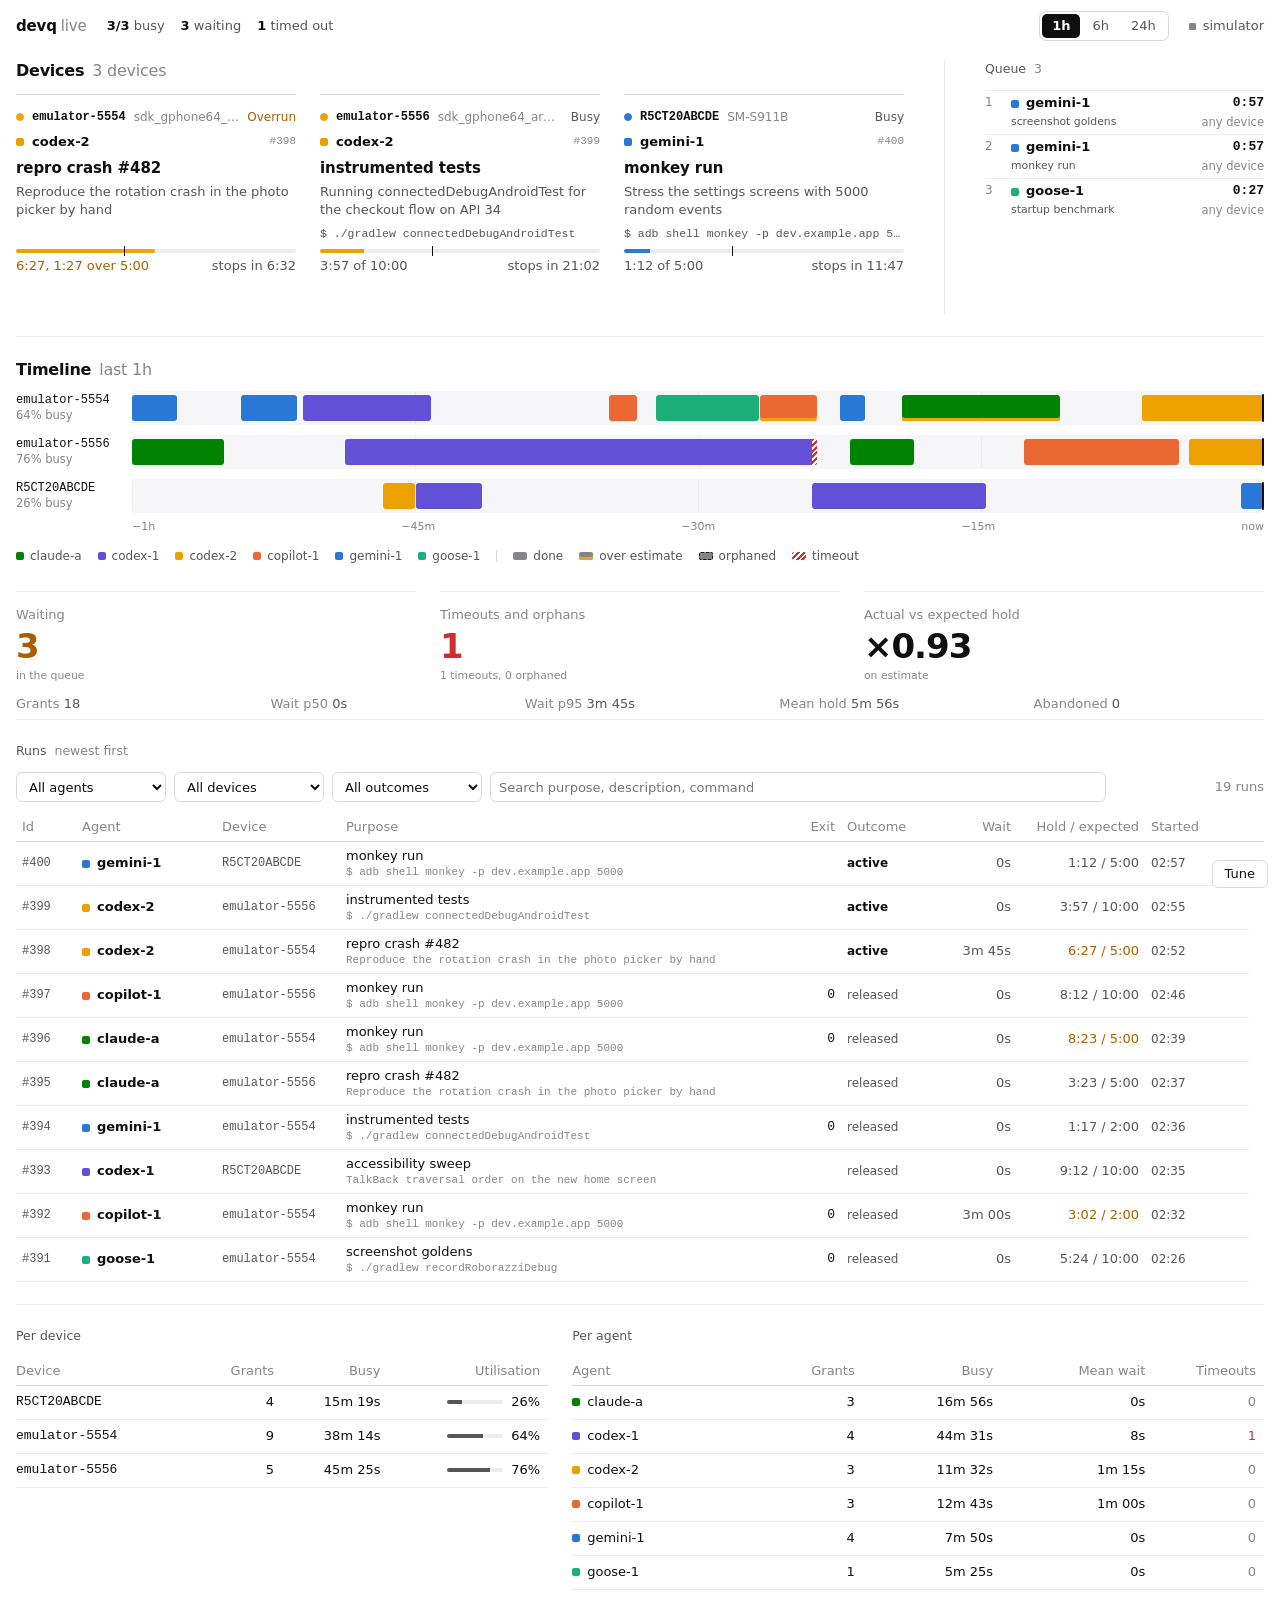
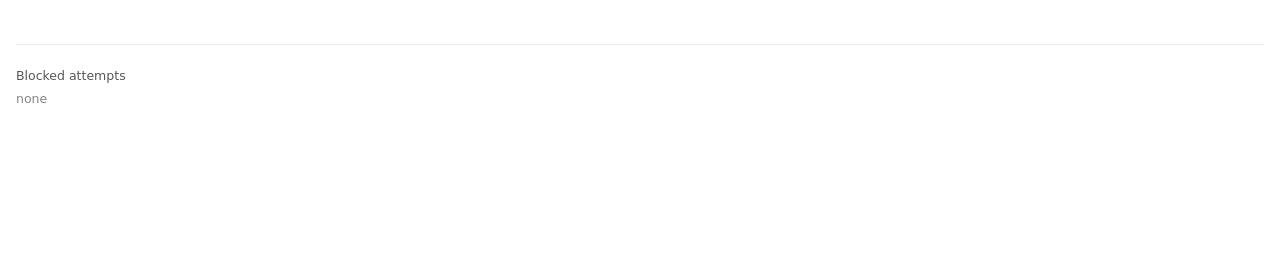
<file: design/src/src.html>
<!doctype html>
<html lang="en">
<head>
<meta charset="utf-8">
<meta name="viewport" content="width=device-width,initial-scale=1,viewport-fit=cover">
<!--@ART--><meta name="claude:viewport-fit-sides" content="cover"><!--@/ART-->
<title>devq live</title>
<style>
/* Layout: one column of flat sections divided by hairlines. Top: devices | queue (fixed height), then the timeline, stats, run log, tables.
   Anything that updates every second has a fixed box, so nothing below it moves. */
:root{
  --sans:ui-sans-serif,system-ui,-apple-system,"Segoe UI",Roboto,"Helvetica Neue",Arial,sans-serif;
  --mono:ui-monospace,SFMono-Regular,Menlo,Consolas,"Liberation Mono",monospace;
  --bg:#fff; --fg:#0f0f10; --fg2:#55565b; --fg3:#85868c; --line:#ececee; --line2:#d9d9de; --hover:#f6f6f8; --track:#ececef;
  --good:#17803d; --warn:#a85f00; --warnbar:#f0a30a; --crit:#cf2f2f;
  --a0:#2a78d6; --a1:#eb6834; --a2:#1baf7a; --a3:#eda100; --a4:#e87ba4; --a5:#008300; --a6:#6250d6; --a7:#e34948;
  --fs:13px; --gx:24px;
}
@media (prefers-color-scheme:dark){:root:not([data-theme="light"]){
  --bg:#0b0b0c; --fg:#ededee; --fg2:#a1a1a7; --fg3:#707076; --line:#1d1d20; --line2:#2d2d32; --hover:#131315; --track:#1f1f23;
  --good:#3fb96a; --warn:#f5b13d; --warnbar:#f5b13d; --crit:#f26b6b;
  --a0:#3987e5; --a1:#d95926; --a2:#199e70; --a3:#c98500; --a4:#d55181; --a5:#0ca30c; --a6:#9085e9; --a7:#e66767;color-scheme:dark}}
:root[data-theme="dark"]{
  --bg:#0b0b0c; --fg:#ededee; --fg2:#a1a1a7; --fg3:#707076; --line:#1d1d20; --line2:#2d2d32; --hover:#131315; --track:#1f1f23;
  --good:#3fb96a; --warn:#f5b13d; --warnbar:#f5b13d; --crit:#f26b6b;
  --a0:#3987e5; --a1:#d95926; --a2:#199e70; --a3:#c98500; --a4:#d55181; --a5:#0ca30c; --a6:#9085e9; --a7:#e66767;color-scheme:dark}

*{box-sizing:border-box}
html{-webkit-text-size-adjust:100%}
body{margin:0;background:var(--bg);color:var(--fg);font:var(--fs)/1.4 var(--sans);font-variant-numeric:tabular-nums;
  padding-block:0 56px;padding-left:max(16px,env(safe-area-inset-left,0px));padding-right:max(16px,env(safe-area-inset-right,0px))}
.wrap{max-width:1360px;margin:0 auto}
button,input,select{font:inherit;color:inherit}
button{cursor:pointer}
:focus-visible{outline:2px solid var(--fg);outline-offset:2px}
.mono,code{font-family:var(--mono)}
.mut{color:var(--fg3);font-weight:400}
h2{margin:0;font-size:12.5px;font-weight:500;color:var(--fg2);height:22px;display:flex;gap:8px;align-items:baseline}
.devs h2,.tl h2{font-size:16px;font-weight:650;color:var(--fg);letter-spacing:-.015em;height:26px}
section{padding-block:22px;border-top:1px solid var(--line)}
section.now{border-top:0;padding-top:8px}
.sw{flex:none;width:8px;height:8px;border-radius:2px;background:var(--c)}

/* header: fixed height so the glance text never moves anything */
.top{display:grid;grid-template-columns:auto minmax(0,1fr) auto auto;align-items:center;gap:0 20px;height:52px}
.brand{font-size:15px;font-weight:650;letter-spacing:-.01em}.brand span{font-weight:400;color:var(--fg3);margin-left:4px}
.glance{display:flex;gap:16px;white-space:nowrap;overflow:hidden;color:var(--fg2);height:20px;align-items:center}
.glance b{color:var(--fg);font-weight:600}
.seg{display:inline-flex;gap:2px;padding:2px;border:1px solid var(--line2);border-radius:7px}
.seg button{border:0;background:none;padding:0 10px;height:24px;border-radius:5px;color:var(--fg2)}
.seg button:hover{color:var(--fg)}
.seg button[aria-pressed="true"]{background:var(--fg);color:var(--bg);font-weight:600}
.conn{display:inline-flex;align-items:center;justify-content:flex-end;min-width:200px;gap:7px;color:var(--fg2);min-width:0;white-space:nowrap}
.conn i{flex:none;width:7px;height:7px;border-radius:50%;background:var(--good)}
.conn[data-m="mock"] i,.conn[data-m="fallback"] i{background:var(--fg3);border-radius:1px}
.conn[data-m="offline"] i{background:var(--crit)}
@media (max-width:700px){
  .top{grid-template-columns:minmax(0,1fr) auto;grid-template-rows:34px 24px 34px;height:92px;gap:0 12px;align-content:center}
  .brand{grid-area:1/1}.conn{grid-area:1/2}.glance{grid-area:2/1/3/3}.seg{grid-area:3/1;justify-self:start}
}

/* now: devices | queue */
.now{display:grid;gap:28px var(--gx);grid-template-columns:minmax(0,1fr)}
@media (min-width:980px){.now{grid-template-columns:minmax(0,1fr) 320px;column-gap:40px}.qs{border-left:1px solid var(--line);padding-left:40px}}
.devs,.qs{min-width:0}
.qs{display:flex;flex-direction:column}
.dgrid{display:grid;gap:0 var(--gx);grid-template-columns:repeat(auto-fill,minmax(min(100%,270px),1fr));margin-top:8px}

/* device cell: every row has a fixed height, so free, busy and overrun are the same size */
.dev{display:grid;grid-template-rows:20px 22px 22px 36px 22px 4px 18px;row-gap:4px;padding:12px 0 10px;border-top:1px solid var(--line2);min-width:0}
.dev>*{min-width:0}
.r1{display:flex;align-items:center;gap:8px}
.dot{flex:none;width:8px;height:8px;border-radius:50%;border:1.5px solid var(--good);transition:background-color .3s,border-color .3s}
.dev.has .dot{background:var(--c);border-color:var(--c)}
.dev.over .dot{background:var(--warnbar);border-color:var(--warnbar)}
.dev.crit .dot{background:var(--crit);border-color:var(--crit)}
.dev[data-s="off"] .dot{background:none;border-color:var(--fg3)}
.ser{font-size:12px;font-weight:600;white-space:nowrap}
.mod{flex:1;min-width:0;overflow:hidden;text-overflow:ellipsis;white-space:nowrap;color:var(--fg3);font-size:12px}
.stt{flex:none;font-size:12px;color:var(--good);transition:color .3s}
.dev.has .stt{color:var(--fg2)}.dev.over .stt{color:var(--warn)}.dev.crit .stt{color:var(--crit)}.dev[data-s="off"] .stt{color:var(--fg3)}
.r2{display:flex;align-items:center;gap:8px}
.r2 b{font-weight:600;overflow:hidden;text-overflow:ellipsis;white-space:nowrap;min-width:0}
.dev:not(.has) .r2 b{color:var(--fg3);font-weight:400}
.dev:not(.has) .sw{visibility:hidden}
.sid{margin-left:auto;color:var(--fg3);font-size:11px;flex:none}
.purpose{font-size:15px;font-weight:600;letter-spacing:-.005em;line-height:22px;overflow:hidden;text-overflow:ellipsis;white-space:nowrap}
.dev:not(.has) .purpose{color:var(--fg3);font-weight:400;font-size:var(--fs)}
.desc{color:var(--fg2);line-height:18px;display:-webkit-box;-webkit-line-clamp:2;-webkit-box-orient:vertical;overflow:hidden}
.cmd{font-size:11.5px;color:var(--fg2);line-height:22px;overflow:hidden;text-overflow:ellipsis;white-space:nowrap;display:block}
.desc,.cmd,.bar,.nums{transition:opacity .3s}
.dev:not(.has) :is(.desc,.cmd,.bar,.nums){opacity:0}
.dev.chg :is(.r2,.purpose){animation:fade .4s}
.bar{position:relative;height:4px;border-radius:2px;background:var(--track);align-self:center}
.bar i{position:absolute;top:0;bottom:0;left:0;transition:width .25s linear,left .25s linear}
.bar .fill{background:var(--c);border-radius:2px 0 0 2px}
.bar .ov{background:var(--warnbar);border-radius:0 2px 2px 0}
.bar u{position:absolute;top:-3px;bottom:-3px;width:1px;background:var(--fg);transition:left .25s linear}
.nums{display:flex;justify-content:space-between;gap:8px;color:var(--fg2);line-height:18px;white-space:nowrap}
.n1{min-width:0;overflow:hidden;text-overflow:ellipsis}
.n2{flex:none;min-width:15ch;text-align:right}
.nums .over{color:var(--warn)}.nums .low{color:var(--crit)}

/* queue: rows are absolutely placed and moved with transforms, so the box never changes size */
.qbox{position:relative;flex:1 1 0;min-height:224px;margin-top:8px;overflow-y:auto;overscroll-behavior:contain}
.qsp{position:relative}
.q{position:absolute;left:0;right:0;top:0;height:44px;display:grid;grid-template-columns:18px minmax(0,1fr) 104px;grid-template-rows:20px 18px;align-content:center;column-gap:8px;
  border-top:1px solid var(--line);transition:transform .3s ease,opacity .25s}
.q.new{animation:fade .3s}
.q.leave{opacity:0;pointer-events:none}
.q .pos{color:var(--fg3);font-size:12px}
.q .who{display:flex;align-items:center;gap:7px;min-width:0}
.q .who b{font-weight:600;overflow:hidden;text-overflow:ellipsis;white-space:nowrap}
.q .wt{text-align:right;font-family:var(--mono);font-weight:600}
.q small{grid-column:2;color:var(--fg2);overflow:hidden;text-overflow:ellipsis;white-space:nowrap}
.q .wd{text-align:right;color:var(--fg3);font-size:11.5px;overflow:hidden;text-overflow:ellipsis;white-space:nowrap}
.qe{position:absolute;top:0;left:0;margin:0;padding:12px 0;color:var(--fg3);transition:opacity .3s}
.empty{color:var(--fg3);margin:12px 0}

/* timeline */
.lane{display:grid;grid-template-columns:104px minmax(0,1fr);gap:12px;align-items:center;height:42px;margin-top:2px}
.ll{min-width:0;display:flex;flex-direction:column;line-height:1.25}
.ll .mono{font-size:12px;overflow:hidden;text-overflow:ellipsis;white-space:nowrap}
.ll small{color:var(--fg3);font-size:11.5px;white-space:nowrap}
.track{position:relative;height:34px;border-radius:4px;background:var(--hover);overflow:hidden;
  background-image:linear-gradient(to right,var(--line) 1px,transparent 1px);background-size:25% 100%}
.bar2{position:absolute;top:4px;bottom:4px;border-radius:3px;background:var(--c);min-width:3px;cursor:pointer;transition:left .25s linear,width .25s linear,opacity .4s}
.bar2.new{animation:fade .5s}
.bar2:hover{filter:brightness(1.12)}
.bar2:focus-visible{outline:2px solid var(--fg);outline-offset:-2px}
.dev.leave,.lane.leave,.bar2.leave,tr.leave{opacity:0;transition:opacity .3s}
.bar2.ovr{box-shadow:inset 0 -3px 0 var(--warnbar)}
.bar2.to::after{content:"";position:absolute;right:0;top:0;bottom:0;width:5px;border-radius:0 3px 3px 0;background:repeating-linear-gradient(135deg,var(--crit) 0 2px,var(--bg) 2px 4px)}
.bar2.or{background-image:repeating-linear-gradient(135deg,rgba(255,255,255,.4) 0 3px,transparent 3px 6px);outline:1.5px dashed var(--fg);outline-offset:-1.5px}
.bar2.act::before{content:"";position:absolute;right:0;top:-1px;bottom:-1px;width:2px;background:var(--fg);border-radius:1px}
.axis{display:grid;grid-template-columns:104px minmax(0,1fr);gap:12px;height:20px;align-items:center}
.ax{display:flex;justify-content:space-between;font-size:11px;color:var(--fg3)}
.leg{display:flex;gap:16px;align-items:center;height:26px;margin-top:6px;overflow-x:auto;white-space:nowrap;scrollbar-width:none;color:var(--fg2);font-size:12px}
.leg::-webkit-scrollbar{display:none}
.leg span{display:inline-flex;align-items:center;gap:6px;flex:none}
.leg .k{width:14px;height:8px;border-radius:2px;background:var(--fg3)}
.k.to{background:repeating-linear-gradient(135deg,var(--crit) 0 2px,var(--bg) 2px 4px)!important}
.k.or{outline:1.5px dashed var(--fg);outline-offset:-1.5px}
.k.ovr{box-shadow:inset 0 -3px 0 var(--warnbar)}
.leg .sep{width:1px;height:12px;background:var(--line2)}

/* stats: three figures that matter, the rest on one quiet line */
.stats{display:grid;grid-template-columns:repeat(3,minmax(0,1fr));gap:0 var(--gx);padding-block:0;border-top:0}
.tile{border-top:1px solid var(--line);padding:14px 0 6px;min-width:0;height:104px}
.tile .tl2{display:block;color:var(--fg3);white-space:nowrap;overflow:hidden;text-overflow:ellipsis;height:18px}
.tile .tv{display:block;font-size:34px;font-weight:600;letter-spacing:-.03em;line-height:44px;white-space:nowrap}
.tile small{display:block;color:var(--fg3);height:18px;white-space:nowrap;overflow:hidden;text-overflow:ellipsis}
.tile[data-t="warn"] .tv{color:var(--warn)}.tile[data-t="crit"] .tv{color:var(--crit)}
.more{grid-column:1/-1;display:grid;grid-template-columns:repeat(auto-fit,minmax(150px,1fr));gap:0 var(--gx);height:24px;overflow:hidden;color:var(--fg3);padding-bottom:0}
.more .m{white-space:nowrap}.more b{color:var(--fg2);font-weight:500}
.more.two{height:48px}

/* run log */
.lf{display:flex;flex-wrap:wrap;gap:8px;align-items:center;margin:8px 0 12px}
.lf select,.lf input{height:30px;border:1px solid var(--line2);border-radius:6px;background:var(--bg);padding:0 8px;min-width:0}
.lf select{width:150px;max-width:100%}
.lf input{flex:1 1 180px}
.lc{margin-left:auto;color:var(--fg3);min-width:150px;text-align:right;white-space:nowrap}
.lgrid{--cols:48px 128px 112px minmax(0,1fr) 40px 88px 64px 116px 92px;display:grid;grid-template-columns:var(--cols);column-gap:12px;align-items:center}
.lh{overflow-y:hidden;scrollbar-gutter:stable;height:28px;border-bottom:1px solid var(--line2);color:var(--fg3);padding:0 6px}
.lh span:is(.c-wait,.c-hold,.c-ex){text-align:right}
.lbody{position:relative;height:440px;overflow-y:auto;scrollbar-gutter:stable;overscroll-behavior:contain}
.lsp{position:relative}
.lr{position:absolute;left:0;right:0;top:0;height:44px;padding:0 6px;border:0;border-bottom:1px solid var(--line);background:none;text-align:left;transition:transform .3s ease,opacity .25s,background-color .15s}
.lr:hover{background:var(--hover)}
.lr.new{animation:fade .3s}
.lr.leave{opacity:0;pointer-events:none}
.lr>*{min-width:0;overflow:hidden;text-overflow:ellipsis;white-space:nowrap}
.lr .c-ag{display:flex;align-items:center;gap:7px}
.lr .c-ag b{font-weight:600;overflow:hidden;text-overflow:ellipsis}
.lr .c-id,.lr .c-dev,.lr .c-start{color:var(--fg2);font-size:12px}
.lr .c-run{display:flex;flex-direction:column;line-height:1.3}
.lr .c-run small{color:var(--fg3);font-family:var(--mono);font-size:11px;overflow:hidden;text-overflow:ellipsis}
.lr .c-ex,.lr .c-wait,.lr .c-hold{text-align:right}
.lr .c-wait,.lr .c-hold{color:var(--fg2)}
.lr .c-hold.over{color:var(--warn)}
.lr .c-ex.bad{color:var(--crit)}
.bd{font-size:12px;color:var(--fg2)}
.bd.timeout{color:var(--crit)}
.bd.orphaned{color:var(--warn)}
.bd.active{color:var(--fg);font-weight:600}
@media (max-width:1000px){.lgrid{--cols:44px 120px minmax(0,1fr) 88px 112px 88px}.c-dev,.c-ex,.c-wait{display:none}}
@media (max-width:620px){.lgrid{--cols:92px minmax(0,1fr) 78px;column-gap:8px}.c-id,.c-start,.c-hold{display:none}.lbody{height:396px}.lc{margin-left:0;min-width:0;text-align:left;flex:1 0 100%}}

/* tables */
.blk{margin-top:32px}.bl{height:104px;overflow:auto;font-size:12.5px;line-height:20px;font-variant-numeric:tabular-nums}.bl div{white-space:nowrap;overflow:hidden;text-overflow:ellipsis}
.tabs{display:grid;gap:32px var(--gx);grid-template-columns:minmax(0,1fr)}
@media (min-width:900px){.tabs{grid-template-columns:minmax(0,1fr) minmax(0,1.3fr)}}
.sc{overflow-x:auto;margin-top:8px}
table{width:100%;min-width:420px;table-layout:fixed;border-collapse:collapse}
th{font-weight:400;color:var(--fg3);text-align:right;padding:4px 8px;border-bottom:1px solid var(--line2);height:28px;white-space:nowrap}
td{padding:0 8px;text-align:right;border-bottom:1px solid var(--line);height:34px;white-space:nowrap;overflow:hidden;text-overflow:ellipsis}
th:first-child,td:first-child{text-align:left;padding-left:0}
td:first-child{font-weight:500}
.cl{display:inline-flex;align-items:center;gap:7px;max-width:100%}
.cl span{overflow:hidden;text-overflow:ellipsis}
.ub{display:inline-block;vertical-align:middle;width:56px;height:4px;border-radius:2px;background:var(--track);margin-right:8px;position:relative;overflow:hidden}
.ub i{position:absolute;inset:0 auto 0 0;background:var(--fg2);transition:width .5s}
tr.new{animation:fade .5s}
td.hot{color:var(--crit)}td.z{color:var(--fg3)}

/* detail drawer */
.scrim{position:fixed;inset:0;background:rgba(0,0,0,.28);opacity:0;visibility:hidden;transition:opacity .2s,visibility .2s;z-index:30}
.drawer{position:fixed;top:0;right:0;bottom:0;width:min(460px,100vw);background:var(--bg);border-left:1px solid var(--line2);z-index:31;transform:translateX(100%);visibility:hidden;transition:transform .22s ease,visibility .22s;display:flex;flex-direction:column;padding-top:env(safe-area-inset-top,0px);padding-bottom:env(safe-area-inset-bottom,0px)}
body.dopen .scrim{opacity:1;visibility:visible}
body.dopen .drawer{transform:none;visibility:visible}
.drh{display:flex;align-items:center;gap:12px;padding:0 20px;height:52px;border-bottom:1px solid var(--line);flex:none}
.drh h2{height:auto;font-size:15px;flex:1}
.drh button{border:1px solid var(--line2);background:none;border-radius:6px;height:28px;padding:0 10px}
.drb{overflow-y:auto;padding:16px 20px 28px;flex:1}
.drb dl{display:grid;grid-template-columns:96px minmax(0,1fr);gap:8px 12px;margin:16px 0 0}
.drb dt{color:var(--fg3)}.drb dd{margin:0;word-break:break-word}
.drb pre{margin:0;font:11.5px/1.5 var(--mono);white-space:pre-wrap;word-break:break-all;background:var(--hover);border-radius:4px;padding:8px 10px}
.mini{width:100%;height:auto;display:block}
.mini text{fill:var(--fg3);font-size:10px;font-family:var(--sans)}
.mini .ax{stroke:var(--line2);stroke-width:1}
.mini .wait{fill:var(--track)}
.mini .tk{stroke:var(--fg);stroke-width:1}.mini .tkm{stroke:var(--crit);stroke-width:1.5}

@keyframes fade{from{opacity:0}}
@media (prefers-reduced-motion:reduce){*,*::before,*::after{animation:none!important;transition-duration:0s!important}}
@media (max-width:520px){.tile .tv{font-size:26px;line-height:36px}.tile{height:96px}.more{height:72px}.lane,.axis{grid-template-columns:88px minmax(0,1fr);gap:8px}.ll .mono{font-size:11px}.ll small{display:none}.ll{justify-content:center}}

/*@ART*/
body[data-d="compact"]{--fs:12px}
#tune{position:fixed;right:max(12px,env(safe-area-inset-right,0px));bottom:calc(12px + env(safe-area-inset-bottom,0px));z-index:20;width:min(290px,calc(100vw - 24px))}
#tune summary{list-style:none;cursor:pointer;margin-left:auto;width:max-content;background:var(--bg);border:1px solid var(--line2);border-radius:6px;padding:4px 12px}
#tune summary::-webkit-details-marker{display:none}
#tune .tb{background:var(--bg);border:1px solid var(--line2);border-radius:8px;padding:12px;margin-bottom:8px;display:grid;gap:10px}
#tune label{display:grid;grid-template-columns:64px 1fr auto;gap:8px;align-items:center;color:var(--fg2)}
#tune .row{display:flex;gap:6px;flex-wrap:wrap}
#tune .btn{border:1px solid var(--line2);background:none;border-radius:5px;padding:2px 8px}
#tune .btn:hover{border-color:var(--fg)}
/*@/ART*/
</style>
<link rel="manifest" href="/manifest.webmanifest">
<link rel="icon" href="/icon.svg" type="image/svg+xml">
<link rel="icon" href="/icon-192.png" sizes="192x192" type="image/png">
<link rel="apple-touch-icon" href="/icon-512.png">
<meta name="theme-color" content="#ffffff" media="(prefers-color-scheme: light)">
<meta name="theme-color" content="#0b0b0c" media="(prefers-color-scheme: dark)">
</head>
<body>
<div class="wrap">
<header class="top">
  <div class="brand">devq<span>live</span></div>
  <div class="glance" id="glance" aria-live="polite"></div>
  <div class="seg" id="wsw" role="group" aria-label="Time window"><button data-w="3600">1h</button><button data-w="21600">6h</button><button data-w="86400">24h</button></div>
  <div class="conn" id="conn" data-m="offline" role="status"><i></i><span>connecting</span></div>
</header>
<main>
  <section class="now">
    <div class="devs"><h2>Devices <span class="mut" id="dsub"></span></h2><div class="dgrid" id="dgrid"></div><p class="empty" id="dempty" hidden>No devices in the pool. Start an emulator or connect a device, then run <code>devq devices</code>.</p></div>
    <div class="qs"><h2>Queue <span class="mut" id="qcnt">0</span></h2><div class="qbox"><div class="qsp" id="ql"></div><p class="qe" id="qempty">Nobody is waiting.</p></div></div>
  </section>
  <section class="tl"><h2>Timeline <span class="mut" id="tlsub"></span></h2><div id="tlc"></div><div class="axis"><span></span><div class="ax" id="ax"></div></div><div class="leg" id="leg"></div></section>
  <section class="stats" id="tiles" aria-label="Statistics"></section>
  <section class="log">
    <h2>Runs <span class="mut">newest first</span></h2>
    <div class="lf">
      <select id="f-agent" aria-label="Agent"><option value="">All agents</option></select>
      <select id="f-device" aria-label="Device"><option value="">All devices</option></select>
      <select id="f-out" aria-label="Outcome"><option value="">All outcomes</option><option>active</option><option>released</option><option>timeout</option><option>orphaned</option><option>cancelled</option><option>abandoned</option></select>
      <input id="f-q" type="search" placeholder="Search purpose, description, command" aria-label="Search runs">
      <span class="lc" id="lc"></span>
    </div>
    <div class="lgrid lh"><span class="c-id">Id</span><span class="c-ag">Agent</span><span class="c-dev">Device</span><span class="c-run">Purpose</span><span class="c-ex">Exit</span><span class="c-out">Outcome</span><span class="c-wait">Wait</span><span class="c-hold">Hold / expected</span><span class="c-start">Started</span></div>
    <div class="lbody" id="lb"><div class="lsp" id="ls"></div></div>
  </section>
  <section class="tabs">
    <div><h2>Per device</h2><div class="sc"><table><colgroup><col style="width:34%"><col style="width:16%"><col style="width:20%"><col style="width:30%"></colgroup><thead><tr><th>Device</th><th>Grants</th><th>Busy</th><th>Utilisation</th></tr></thead><tbody id="tdev"></tbody></table></div></div>
    <div><h2>Per agent</h2><div class="sc"><table><colgroup><col style="width:28%"><col style="width:14%"><col style="width:20%"><col style="width:22%"><col style="width:16%"></colgroup><thead><tr><th>Agent</th><th>Grants</th><th>Busy</th><th>Mean wait</th><th>Timeouts</th></tr></thead><tbody id="tag"></tbody></table></div></div>
  </section>
  <section class="blk"><h2>Blocked attempts <span class="mut" id="bcnt"></span></h2><div class="bl" id="bl" aria-live="polite"><span class="mut">none</span></div></section>
</main>
</div>
<div class="scrim" id="scrim"></div>
<aside class="drawer" id="dr" role="dialog" aria-modal="true" aria-labelledby="drt" aria-hidden="true">
  <div class="drh"><h2 id="drt">Run</h2><button id="drx" type="button">Close</button></div>
  <div class="drb" id="drb"></div>
</aside>
<!--@ART-->
<details id="tune"><summary>Tune</summary><div class="tb">
  <label>Speed<input type="range" id="t-speed" min="0" max="4" step="1" value="2"><b id="t-speedv">20x</b></label>
  <label>Devices<input type="range" id="t-dev" min="1" max="4" step="1" value="3"><b id="t-devv">3</b></label>
  <label>Theme<span class="row" id="t-theme"><button class="btn" data-th="auto">Auto</button><button class="btn" data-th="light">Light</button><button class="btn" data-th="dark">Dark</button></span><span></span></label>
  <label>Density<span class="row" id="t-den"><button class="btn" data-dn="comfortable">Regular</button><button class="btn" data-dn="compact">Compact</button></span><span></span></label>
  <div class="row"><button class="btn" data-inj="timeout">Force timeout</button><button class="btn" data-inj="orphan">Force orphan</button><button class="btn" data-inj="overrun">Force overrun</button><button class="btn" data-inj="queue">Add 3 waiting</button></div>
</div></details>
<!--@/ART-->
<script>
(()=>{
'use strict';
const RM=matchMedia('(prefers-reduced-motion: reduce)').matches;
const P=new URLSearchParams(location.search);
let forceMock=P.get('mock')==='1';
//@ART
forceMock=true;
//@/ART
if('serviceWorker' in navigator&&!forceMock&&/^(127\.0\.0\.1|localhost)$/.test(location.hostname))navigator.serviceWorker.register('/sw.js').catch(()=>{});
const $=s=>document.querySelector(s);
// mk() only ever receives static markup. Anything that comes from the API goes in through textContent.
const mk=html=>{const t=document.createElement('template');t.innerHTML=html.trim();return t.content.firstElementChild};
const H=(t,c,x)=>{const e=document.createElement(t);if(c)e.className=c;if(x!=null)e.textContent=x;return e};
const setT=(e,v)=>{v=String(v);if(e.textContent!==v)e.textContent=v};
const setIf=(e,k,f)=>{if(e._k!==k){e._k=k;f()}};
const lsGet=k=>{try{return localStorage.getItem(k)}catch(e){return null}},lsSet=(k,v)=>{try{localStorage.setItem(k,v)}catch(e){}};

/* ---------- formatting ---------- */
const gr=h=>h.granted_at>0?h.granted_at:null; // 0 or null both mean never granted
const p2=n=>String(n).padStart(2,'0');
const fmtDur=ms=>{let s=Math.max(0,Math.round(ms/1000));if(s<60)return s+'s';const m=s/60|0;if(m<60)return m+'m '+p2(s%60)+'s';return (m/60|0)+'h '+p2(m%60)+'m'};
const clock=ms=>{const t=Math.max(0,Math.floor(ms/1000)),h=t/3600|0,m=(t%3600)/60|0,s=t%60;return h?`${h}:${p2(m)}:${p2(s)}`:`${m}:${p2(s)}`};
const fmtWin=s=>s>=3600?(s/3600).toFixed(s%3600?1:0).replace(/\.0$/,'')+'h':Math.round(s/60)+'m';
const fmtSec=s=>fmtDur(s*1000).replace(/ 00s$/,'').replace(/ 00m$/,'');
const D=ms=>new Date(ms),hm=ms=>p2(D(ms).getHours())+':'+p2(D(ms).getMinutes());
const startFmt=ms=>{const d=D(ms),t=new Date();return (d.toDateString()===t.toDateString()?'':p2(d.getMonth()+1)+'-'+p2(d.getDate())+' ')+hm(ms)};
const fullTs=ms=>{const d=D(ms);return d.getFullYear()+'-'+p2(d.getMonth()+1)+'-'+p2(d.getDate())+' '+p2(d.getHours())+':'+p2(d.getMinutes())+':'+p2(d.getSeconds())};
// stable agent colour: FNV-1a of the name -> 8 palette slots. Returns a fixed var(--aN), never the raw name.
const agentVar=n=>{let x=2166136261;for(const c of String(n)){x^=c.charCodeAt(0);x=Math.imul(x,16777619)>>>0}return 'var(--a'+(x%8)+')'};
const swatch=a=>{const i=H('i','sw');i.style.setProperty('--c',agentVar(a));return i};

/* ---------- animated numbers ---------- */
function setNum(e,v,f){
  if(e._t===v)return;const from=e._v==null?v:e._v;e._t=v;const id=e._r=(e._r||0)+1,t0=performance.now();
  if(RM||from===v){e._v=v;e.textContent=f(v);return}
  (function s(n){if(e._r!==id)return;const k=Math.min(1,(n-t0)/450),x=from+(v-from)*(1-Math.pow(1-k,3));e._v=x;e.textContent=f(x);if(k<1)requestAnimationFrame(s)})(t0);
}
/* keyed list sync for in-flow lists (tables, timeline bars) */
function sync(parent,map,items,key,make,upd){
  const seen=new Set(),els=[];
  items.forEach(it=>{const k=key(it);seen.add(k);let e=map.get(k);if(!e){e=make(it);map.set(k,e);e.classList.add('new');setTimeout(()=>e.classList.remove('new'),700)}upd(e,it);els.push(e)});
  let cur=parent.firstElementChild;
  els.forEach(e=>{while(cur&&cur.classList.contains('leave'))cur=cur.nextElementSibling;if(e===cur)cur=cur.nextElementSibling;else parent.insertBefore(e,cur)});
  for(const [k,e] of map)if(!seen.has(k)){map.delete(k);e.classList.add('leave');setTimeout(()=>e.remove(),RM?0:340)}
}
/* absolutely placed rows: enter = fade, move = transform, leave = fade. Never reflows siblings. */
function vsync(sp,map,items,key,make,upd,rh){
  const seen=new Set();
  items.forEach((it,i)=>{const k=key(it);seen.add(k);let e=map.get(k);const y='translateY('+i*rh+'px)';
    if(!e){e=make(it);map.set(k,e);e._y=y;e.style.transform=y;e.classList.add('new');setTimeout(()=>e.classList.remove('new'),600);sp.append(e)}
    upd(e,it,i);if(e._y!==y){e._y=y;e.style.transform=y}});
  for(const [k,e] of map)if(!seen.has(k)){map.delete(k);e.classList.add('leave');setTimeout(()=>e.remove(),RM?0:320)}
  sp.style.height=items.length*rh+'px';
}

/* ---------- simulator (same shape as GET /api/state) ---------- */
function makeSim(){
  const rnd=Math.random,pick=a=>a[rnd()*a.length|0];
  const AG=['claude-a','claude-b','codex-1','gemini-1','copilot-1','goose-1','codex-2'];
  const JOBS=[
    ['instrumented tests','Running connectedDebugAndroidTest for the checkout flow on API 34','./gradlew connectedDebugAndroidTest'],
    ['screenshot goldens','Re-record onboarding screenshots after the typography change','./gradlew recordRoborazziDebug'],
    ['startup benchmark','Macrobenchmark, 10 iterations, cold start of :app','./gradlew :benchmark:connectedBenchmarkAndroidTest'],
    ['monkey run','Stress the settings screens with 5000 random events','adb shell monkey -p dev.example.app 5000'],
    ['repro crash #482','Reproduce the rotation crash in the photo picker by hand',null],
    ['verify deep links','Check that all app links open the right screen after the router rewrite','./gradlew :app:deepLinkSmoke'],
    ['accessibility sweep','TalkBack traversal order on the new home screen',null]];
  const DEVS=[['emulator-5554','sdk_gphone64_arm64'],['emulator-5556','sdk_gphone64_arm64'],['R5CT20ABCDE','SM-S911B'],['1A2B3C4D5E','Pixel 7a']];
  const S={now:0,speed:20,devs:[],hist:[],q:[],id:1,force:[],nextArr:0};
  const roll=()=>{const r=rnd();return r<.72?'normal':r<.84?'overrun':r<.92?'timeout':'orphan'};
  function waiter(force){
    const j=pick(JOBS),kind=force||roll(),expect=force?60:pick([120,300,300,600,600,900]);
    return{id:S.id++,agent:pick(AG),purpose:j[0],description:j[1],command:j[2],want:rnd()<.15&&S.devs.length?pick(S.devs).serial:null,
      requested_at:S.now,expect,max:force?150:Math.ceil(expect*2.5/60)*60,patience:S.now+pick([900,1500,2400])*1000,kind};
  }
  const base=(w,extra)=>({id:w.id,device:null,agent:w.agent,purpose:w.purpose,description:w.description,command:w.command,want_device:w.want,requested_at:w.requested_at,granted_at:null,released_at:null,end_reason:null,exit_code:null,expect_secs:w.expect,max_secs:w.max,...extra});
  function grant(w,d){
    const g=S.now,h=base(w,{device:d.serial,granted_at:g}),e=w.expect*1000;
    h._hold=w.kind==='overrun'?e*(1.35+rnd()*.5):w.kind==='timeout'?Infinity:w.kind==='orphan'?e*(.3+rnd()*.4):Math.max(20000,e*(.45+rnd()*.6));
    h._cmd=!!w.command;h._kind=w.kind;
    d.h=h;d.slot={id:w.id,agent:w.agent,purpose:w.purpose,description:w.description,command:w.command,granted_at:g,expect_secs:w.expect,max_secs:w.max,deadline:g+w.max*1000};
    S.hist.push(h);
  }
  function end(d,reason){
    const h=d.h;h.released_at=reason==='timeout'?d.slot.deadline:Math.min(S.now,h.granted_at+h._hold);h.end_reason=reason;
    h.exit_code=h._cmd&&reason==='released'?(rnd()<.9?0:1):null;d.slot=null;d.h=null;
  }
  function setN(n){
    while(S.devs.length<n){const x=DEVS[S.devs.length];S.devs.push({serial:x[0],model:x[1],slot:null,h:null})}
    while(S.devs.length>n){const d=S.devs.pop();if(d.slot)end(d,'released')}
  }
  function step(dt){
    S.now+=dt;
    for(const d of S.devs){if(!d.slot)continue;if(S.now>=d.slot.deadline)end(d,'timeout');else if(S.now>=d.h.granted_at+d.h._hold)end(d,d.h._kind==='orphan'?'orphaned':'released')}
    S.q=S.q.filter(w=>{
      if(S.now>=w.patience){S.hist.push(base(w,{released_at:S.now,end_reason:'abandoned'}));return false}
      if(rnd()<dt/(4*3600e3)){S.hist.push(base(w,{released_at:S.now,end_reason:'cancelled'}));return false}
      return true});
    while(S.now>=S.nextArr){S.q.push(waiter(S.force.shift()));S.nextArr+=-Math.log(1-rnd())*(600/Math.max(1,S.devs.length))*1000}
    for(const w of S.q.slice()){const d=S.devs.find(d=>!d.slot&&(!w.want||w.want===d.serial));if(d){grant(w,d);S.q.splice(S.q.indexOf(w),1)}}
  }
  function advance(ms){let t=ms;while(t>0){const dt=Math.min(t,5000);step(dt);t-=dt}}
  function inject(k){
    if(k==='queue'){for(let i=0;i<3;i++)S.q.push(waiter())}else S.force.push(k),S.nextArr=Math.min(S.nextArr,S.now+1500);
    if(k==='overrun'){const d=S.devs.find(d=>d.slot);if(d){d.h._hold=Math.max(d.h._hold,d.slot.expect_secs*1000*1.7)}}
  }
  const clean=h=>{const o={};for(const k in h)if(k[0]!=='_')o[k]=h[k];return o};
  function state(win){
    const now=S.now,since=now-win*1000;
    S.hist=S.hist.filter(h=>h.released_at==null||h.released_at>now-25*3600e3);
    const H=S.hist.filter(h=>h.released_at==null||h.released_at>=since).map(clean),G=H.filter(h=>h.granted_at!=null);
    const waits=G.map(h=>h.granted_at-h.requested_at).sort((a,b)=>a-b),pc=p=>waits.length?waits[Math.min(waits.length-1,Math.ceil(p*waits.length)-1)]:0;
    const hold=h=>(h.released_at||now)-h.granted_at,done=G.filter(h=>h.released_at!=null);
    const avg=a=>a.length?a.reduce((x,y)=>x+y,0)/a.length:0,cnt=r=>H.filter(h=>h.end_reason===r).length;
    const busy=h=>Math.max(0,(h.released_at||now)-Math.max(h.granted_at,since));
    const ag=new Map();G.forEach(h=>{if(!ag.has(h.agent))ag.set(h.agent,[]);ag.get(h.agent).push(h)});
    return{now,since,
      devices:S.devs.map(d=>({serial:d.serial,kind:'android',model:d.model,state:'online',slot:d.slot&&{...d.slot}})),
      queue:S.q.map(w=>({id:w.id,agent:w.agent,purpose:w.purpose,description:w.description,want_device:w.want,requested_at:w.requested_at,expect_secs:w.expect})),
      history:H,
      stats:{grants:G.length,wait_p50_ms:pc(.5),wait_p95_ms:pc(.95),hold_mean_ms:avg(G.map(hold)),expect_ratio:avg(done.map(h=>hold(h)/(h.expect_secs*1000))),
        timeouts:cnt('timeout'),orphaned:cnt('orphaned'),abandoned:cnt('abandoned'),queued:S.q.length},
      per_device:S.devs.map(d=>{const L=G.filter(h=>h.device===d.serial),b=L.reduce((s,h)=>s+busy(h),0);return{serial:d.serial,grants:L.length,busy_ms:b,utilisation:Math.min(1,b/(win*1000))}}),
      per_agent:[...ag].map(([a,L])=>({agent:a,grants:L.length,busy_ms:L.reduce((s,h)=>s+busy(h),0),wait_mean_ms:avg(L.map(h=>h.granted_at-h.requested_at)),timeouts:L.filter(h=>h.end_reason==='timeout').length}))};
  }
  // warm up 24h of history, then script one live overrun
  const real=Date.now();S.now=real-24*3600e3;S.nextArr=S.now;setN(3);
  while(S.now<real-5000)step(15000);
  S.now=real;S.force=['timeout','orphan'];
  const d0=S.devs[0];
  if(!d0.slot){const w=waiter();w.expect=300;w.max=780;grant(w,d0)}
  d0.slot.expect_secs=300;d0.slot.max_secs=780;d0.h.expect_secs=300;d0.h.max_secs=780;d0.h.granted_at=d0.slot.granted_at=S.now-330e3;d0.slot.deadline=d0.h.granted_at+780e3;d0.h._hold=520e3;d0.h._kind='overrun';d0.h.requested_at=Math.min(d0.h.requested_at,d0.h.granted_at);
  while(S.q.length<2)S.q.push(waiter());
  return{S,advance,state,setN,inject,get speed(){return S.speed},set speed(v){S.speed=v}};
}

/* ---------- app state ---------- */
let win=+lsGet('devq.win')||3600,st=null,recvAt=0,rate=1,mode='offline',everLive=false,sim=null,fails=0;
const now=()=>st?st.now+(Date.now()-recvAt)*rate:Date.now();
const maps={dev:new Map(),q:new Map(),lane:new Map(),td:new Map(),ta:new Map(),tile:new Map(),log:new Map()};
const QH=44,LH=44,F={agent:'',device:'',outcome:'',q:''};
let det=null; // open detail: {id,h}

/* ---------- stat tiles ---------- */
const INT=v=>Math.round(v)+'';
const TILES=[
  ['queued','Waiting',s=>s.queued,INT,s=>s.queued>=3?'warn':'',s=>s.queued?'in the queue':'queue is empty'],
  ['fail','Timeouts and orphans',s=>s.timeouts+s.orphaned,INT,s=>s.timeouts?'crit':s.orphaned?'warn':'',s=>s.timeouts+' timeouts, '+s.orphaned+' orphaned'],
  ['expect_ratio','Actual vs expected hold',s=>s.expect_ratio,v=>'\u00d7'+v.toFixed(2),s=>s.expect_ratio>1.15?'warn':'',(s,fin)=>!fin?'no finished runs yet':s.expect_ratio>1.15?'agents under-estimate':'on estimate']];
// these figures mean nothing until at least one run in the window has finished
const NEEDS_FIN=new Set(['expect_ratio','wait_p50_ms','wait_p95_ms','hold_mean_ms']);
const setVal=(e,v,f,ok)=>{if(ok)setNum(e,v,f);else{e._r=(e._r||0)+1;e._t=e._v=undefined;setT(e,'\u2014')}};
const MORE=[['grants','Grants',s=>s.grants,INT],['wait_p50_ms','Wait p50',s=>s.wait_p50_ms,fmtDur],['wait_p95_ms','Wait p95',s=>s.wait_p95_ms,fmtDur],['hold_mean_ms','Mean hold',s=>s.hold_mean_ms,fmtDur],['abandoned','Abandoned',s=>s.abandoned,INT]];
TILES.forEach(t=>{const e=mk(`<div class="tile"><span class="tl2">${t[1]}</span><b class="tv">0</b><small></small></div>`);maps.tile.set(t[0],e);$('#tiles').append(e)});
{const m=mk('<div class="more"></div>');MORE.forEach(t=>{const sp=mk(`<span class="m">${t[1]} <b>0</b></span>`);maps.tile.set(t[0],sp);m.append(sp)});$('#tiles').append(m)}

/* ---------- devices ---------- */
function mkDev(){
  const e=mk(`<article class="dev"><div class="r1"><i class="dot"></i><span class="ser mono"></span><span class="mod"></span><span class="stt"></span></div>
  <div class="r2"><i class="sw"></i><b class="ag"></b><span class="sid mono"></span></div><div class="purpose"></div><div class="desc"></div><code class="cmd"></code>
  <div class="bar"><i class="fill"></i><i class="ov"></i><u></u></div><div class="nums"><span class="n1"></span><span class="n2"></span></div></article>`);
  const q=s=>e.querySelector(s);
  e._r={ser:q('.ser'),mod:q('.mod'),stt:q('.stt'),ag:q('.ag'),sid:q('.sid'),pu:q('.purpose'),de:q('.desc'),cmd:q('.cmd'),fill:q('.fill'),ov:q('.ov'),ex:q('u'),n1:q('.n1'),n2:q('.n2')};
  return e;
}
function updDev(e,d){
  const r=e._r,s=d.slot,sid=s?s.id:0;e._d=d;
  setT(r.ser,d.serial);setT(r.mod,d.model||'');
  e.dataset.s=d.state!=='online'?'off':s?'busy':'free';e.classList.toggle('has',!!s);
  if(e._sid!==undefined&&e._sid!==sid){e.classList.add('chg');setTimeout(()=>e.classList.remove('chg'),450)}e._sid=sid;
  if(s){e.style.setProperty('--c',agentVar(s.agent));setT(r.ag,s.agent);setT(r.sid,'#'+s.id);setT(r.pu,s.purpose);setT(r.de,s.description||'');setT(r.cmd,s.command?'$ '+s.command:'');r.cmd.title=s.command||''}
  else{setT(r.ag,'Available');setT(r.sid,'')}
}

/* ---------- queue ---------- */
function mkQ(){
  const e=mk(`<div class="q"><span class="pos"></span><div class="who"><i class="sw"></i><b></b></div><b class="wt"></b><small></small><span class="wd"></span></div>`);
  e._r={pos:e.querySelector('.pos'),ag:e.querySelector('.who b'),sm:e.querySelector('small'),wt:e.querySelector('.wt'),wd:e.querySelector('.wd')};return e;
}
function updQ(e,w,i){
  const r=e._r;e._w=w;e.style.setProperty('--c',agentVar(w.agent));setT(r.pos,i+1);setT(r.ag,w.agent);setT(r.sm,w.purpose);r.sm.title=w.description||'';
  setT(r.wd,w.want_device?'wants '+w.want_device:'any device');
}

/* ---------- timeline ---------- */
function mkLane(){
  const e=mk(`<div class="lane"><div class="ll"><span class="mono"></span><small></small></div><div class="track"></div></div>`);
  e._r={ser:e.querySelector('.mono'),u:e.querySelector('small'),track:e.querySelector('.track')};e._bars=new Map();return e;
}
const mkBar=()=>mk('<div class="bar2" role="button" tabindex="-1"></div>');
function updBar(e,h){
  e._h=h;e.style.setProperty('--c',agentVar(h.agent));
  const ex=h.expect_secs*1000,hold=(h.released_at||now())-gr(h);
  e.classList.toggle('act',h.released_at==null);e.classList.toggle('to',h.end_reason==='timeout');e.classList.toggle('or',h.end_reason==='orphaned');e.classList.toggle('ovr',hold>ex*1.02&&h.end_reason!=='timeout');
  e.setAttribute('aria-label',`${h.agent}, ${h.purpose}, ${outcomeOf(h)}`);
  e.title=`${h.agent}, ${h.purpose}\n${fmtDur(hold)} of ${fmtDur(ex)} expected, ${h.end_reason||'active'}${h.exit_code!=null?', exit '+h.exit_code:''}\nwaited ${fmtDur(gr(h)-h.requested_at)}`;
}

/* ---------- tables ---------- */
function mkRowD(){const e=mk(`<tr><td class="mono"></td><td class="g"></td><td class="b"></td><td><span class="ub"><i></i></span><span class="u"></span></td></tr>`);e._r={s:e.children[0],g:e.querySelector('.g'),b:e.querySelector('.b'),i:e.querySelector('i'),u:e.querySelector('.u')};return e}
function mkRowA(a){const e=mk(`<tr><td><span class="cl"><i class="sw"></i><span></span></span></td><td class="g"></td><td class="b"></td><td class="w"></td><td class="t"></td></tr>`);e.querySelector('.sw').style.setProperty('--c',agentVar(a.agent));e._r={n:e.querySelector('.cl span'),g:e.querySelector('.g'),b:e.querySelector('.b'),w:e.querySelector('.w'),t:e.querySelector('.t')};return e}

/* ---------- run log ---------- */
const startOf=h=>gr(h)!=null?gr(h):h.requested_at;
const outcomeOf=h=>h.released_at==null?'active':(h.end_reason||'done');
function mkLog(){
  const e=mk(`<button type="button" class="lr lgrid"><span class="c-id mono"></span><span class="c-ag"><i class="sw"></i><b></b></span><span class="c-dev mono"></span><span class="c-run"><span class="pu"></span><small></small></span><span class="c-ex mono"></span><span class="c-out"><span class="bd"></span></span><span class="c-wait"></span><span class="c-hold"></span><span class="c-start"></span></button>`);
  const q=s=>e.querySelector(s);
  e._r={id:q('.c-id'),ag:q('.c-ag b'),dev:q('.c-dev'),pu:q('.pu'),cmd:q('small'),ex:q('.c-ex'),bd:q('.bd'),wait:q('.c-wait'),hold:q('.c-hold'),start:q('.c-start')};return e;
}
function updLog(e,h){
  const r=e._r,out=outcomeOf(h);e._h=h;e.style.setProperty('--c',agentVar(h.agent));
  setT(r.id,'#'+h.id);setT(r.ag,h.agent);setT(r.dev,h.device||'none');setT(r.pu,h.purpose);setT(r.cmd,h.command?'$ '+h.command:(h.description||''));
  setT(r.ex,h.exit_code!=null?h.exit_code:'');r.ex.classList.toggle('bad',h.exit_code!=null&&h.exit_code!==0);
  setT(r.bd,out);r.bd.className='bd '+out;setT(r.start,startFmt(startOf(h)));
  setT(r.wait,fmtDur((gr(h)!=null?gr(h):h.released_at||now())-h.requested_at));
  holdCell(e,h);
}
function holdCell(e,h){
  const r=e._r;if(gr(h)==null){setT(r.hold,'none');e.classList.remove('over');r.hold.classList.remove('over');return}
  const hold=(h.released_at||now())-gr(h),ex=h.expect_secs*1000;setT(r.hold,clock(hold)+' / '+clock(ex));r.hold.classList.toggle('over',hold>ex*1.02);
}
function setOpts(sel,key,vals){setIf(sel,vals.join('\u0000'),()=>{const v=sel.value,all=sel.options[0].text;sel.replaceChildren(new Option(all,''),...vals.map(x=>new Option(x,x)));sel.value=vals.includes(v)?v:'';F[key]=sel.value})}
function renderLog(s){
  setOpts($('#f-agent'),'agent',[...new Set(s.history.map(h=>h.agent))].sort());
  setOpts($('#f-device'),'device',s.devices.map(d=>d.serial).sort());
  let L=s.history.filter(h=>(!F.agent||h.agent===F.agent)&&(!F.device||h.device===F.device)&&(!F.outcome||outcomeOf(h)===F.outcome)&&
    (!F.q||[h.purpose,h.description,h.command,h.agent,h.device].some(x=>x&&String(x).toLowerCase().includes(F.q))));
  L.sort((a,b)=>startOf(b)-startOf(a)||b.id-a.id);const total=L.length;L=L.slice(0,200);
  setT($('#lc'),total>L.length?`Showing ${L.length} of ${total}`:total+(total===1?' run':' runs'));
  vsync($('#ls'),maps.log,L,h=>h.id,mkLog,updLog,LH);
}

/* ---------- detail drawer ---------- */
const SV='ht'+'tp://www.w3.org/2000/svg'; // namespace id, not a network URL
const S_=(t,a,x)=>{const e=document.createElementNS(SV,t);for(const k in a)e.setAttribute(k,a[k]);if(x!=null)e.textContent=x;return e};
function mini(h,n){
  const x0=8,x1=352,t0=h.requested_at,g=gr(h),end=h.released_at!=null?h.released_at:n,mxs=h.max_secs||0;
  let t1=Math.max(g!=null&&mxs?g+mxs*1000:end,end);if(t1<=t0)t1=t0+1;
  const X=t=>x0+(Math.min(t,t1)-t0)/(t1-t0)*(x1-x0);
  const v=S_('svg',{viewBox:'0 0 360 84',class:'mini',role:'img','aria-label':'Requested, granted and released against expected and max'});
  v.append(S_('line',{x1:x0,x2:x1,y1:44,y2:44,class:'ax'}));
  const wEnd=g!=null?g:end;
  v.append(S_('rect',{x:X(t0),y:38,width:Math.max(1,X(wEnd)-X(t0)),height:12,class:'wait'}));
  v.append(S_('text',{x:x0,y:12},'requested'));
  if(g!=null){
    const hb=S_('rect',{x:X(g),y:34,width:Math.max(2,X(end)-X(g)),height:20,rx:3});hb.style.fill=agentVar(h.agent);v.append(hb);
    const ex=g+h.expect_secs*1000;
    v.append(S_('line',{x1:X(ex),x2:X(ex),y1:28,y2:60,class:'tk'}),S_('text',{x:Math.min(x1,Math.max(X(ex)-3,x0+44)),y:76,'text-anchor':'end'},'expected'));
    // top labels: keep each one inside the viewBox; drop "max" if it would touch "granted"
    const gx=Math.min(Math.max(X(g)+3,x0+52),x1-70);
    v.append(S_('text',{x:gx,y:12},'granted'));
    if(mxs){const mx=g+mxs*1000;v.append(S_('line',{x1:X(mx),x2:X(mx),y1:28,y2:60,class:'tkm'}));if(gx+38<x1-22)v.append(S_('text',{x:x1,y:12,'text-anchor':'end'},'max'))}
  }
  return v;
}
function dlRow(dl,k,v){dl.append(H('dt',null,k));const d=H('dd');if(v instanceof Node)d.append(v);else d.textContent=v;dl.append(d)}
function fillDetail(){
  if(!det||!st)return;
  if(String(getSelection()).length&&$('#drb').contains(getSelection().anchorNode))return; // don't wipe a text selection
  const f=st.history.find(x=>x.id===det.id);det.gone=!f;if(f){det.h=f;det.at=null}else if(!det.at)det.at=now();
  const h=det.h,n=det.gone?det.at:now(),b=$('#drb'),sc=b.scrollTop;
  setT($('#drt'),'Run #'+h.id);b.replaceChildren();
  if(det.gone)b.append(H('p','mut','No longer in the selected window. Showing the last data received.'));
  b.append(mini(h,n));
  const dl=H('dl'),out=outcomeOf(h),ag=H('span','cl');ag.append(swatch(h.agent),H('span',null,h.agent));
  const bd=H('span','bd '+out,out);
  dlRow(dl,'Agent',ag);dlRow(dl,'Outcome',bd);dlRow(dl,'Device',h.device||'none (never granted)');dlRow(dl,'Wanted device',h.want_device||'any');
  dlRow(dl,'Purpose',h.purpose);dlRow(dl,'Description',h.description||'none');
  dlRow(dl,'Command',h.command?H('pre',null,h.command):'none');dlRow(dl,'Exit code',h.exit_code!=null?String(h.exit_code):'none');
  dlRow(dl,'Requested',fullTs(h.requested_at));dlRow(dl,'Granted',gr(h)!=null?fullTs(gr(h)):'not granted');
  dlRow(dl,'Released',h.released_at!=null?fullTs(h.released_at):'still running');
  dlRow(dl,'Wait',fmtDur((gr(h)!=null?gr(h):h.released_at!=null?h.released_at:n)-h.requested_at));
  dlRow(dl,'Hold',gr(h)!=null?fmtDur((h.released_at!=null?h.released_at:n)-gr(h)):'none');
  dlRow(dl,'Expected',fmtSec(h.expect_secs));dlRow(dl,'Max',h.max_secs!=null?fmtSec(h.max_secs):'unknown');
  b.append(dl);b.scrollTop=sc;
}
let lastFocus=null;
const inertEls=()=>[document.querySelector('.wrap'),document.getElementById('tune')].filter(Boolean);
function openDetail(id){const h=st&&st.history.find(x=>x.id===id);if(!h)return;lastFocus=document.activeElement;det={id,h};fillDetail();inertEls().forEach(e=>{e.inert=true});document.body.classList.add('dopen');$('#dr').setAttribute('aria-hidden','false');setTimeout(()=>$('#drx').focus(),50)}
function closeDetail(){if(!det)return;det=null;document.body.classList.remove('dopen');$('#dr').setAttribute('aria-hidden','true');inertEls().forEach(e=>{e.inert=false});if(lastFocus&&lastFocus.isConnected&&lastFocus.focus)lastFocus.focus()}
$('#drx').addEventListener('click',closeDetail);$('#scrim').addEventListener('click',closeDetail);
document.addEventListener('keydown',e=>{if(e.key==='Escape')closeDetail()});
$('#ls').addEventListener('click',e=>{const r=e.target.closest('.lr');if(r&&r._h)openDetail(r._h.id)});
$('#tlc').addEventListener('click',e=>{const b=e.target.closest('.bar2');if(b&&b._h)openDetail(b._h.id)});
// one tab stop per lane (roving tabindex); arrows move between runs, Enter or Space opens
const barsOf=l=>[...l._bars.values()].filter(e=>!e.classList.contains('leave')).sort((a,b)=>gr(a._h)-gr(b._h));
function rove(l,t){const b=barsOf(l);if(!b.length)return;t=t||(l._tab&&b.includes(l._tab)?l._tab:b[b.length-1]);b.forEach(e=>{e.tabIndex=e===t?0:-1});l._tab=t}
$('#tlc').addEventListener('focusin',e=>{const b=e.target.closest('.bar2'),l=b&&b.closest('.lane');if(l&&l._bars)rove(l,b)});
$('#tlc').addEventListener('keydown',e=>{const b=e.target.closest('.bar2');if(!b||!b._h)return;
  if(e.key==='Enter'||e.key===' '){e.preventDefault();openDetail(b._h.id)}
  else if(e.key==='ArrowLeft'||e.key==='ArrowRight'){const l=b.closest('.lane'),a=barsOf(l),i=a.indexOf(b)+(e.key==='ArrowRight'?1:-1);if(a[i]){e.preventDefault();rove(l,a[i]);a[i].focus()}}});
[['#f-agent','agent'],['#f-device','device'],['#f-out','outcome']].forEach(([s,k])=>$(s).addEventListener('change',e=>{F[k]=e.target.value;if(st)renderLog(st)}));
$('#f-q').addEventListener('input',e=>{F.q=e.target.value.trim().toLowerCase();if(st)renderLog(st)});

/* ---------- render (on each new state) ---------- */
let bad=false;
const sec=f=>{try{f()}catch(e){bad=true;console.error(e)}};
function render(s){
  bad=false;st=s;const L=s.devices.length,busy=s.devices.filter(d=>d.slot).length,to=+s.stats.timeouts||0;
  sec(()=>{const g=$('#glance');
    setIf(g,busy+'/'+L+'|'+s.queue.length+'|'+to,()=>{g.replaceChildren();[[busy+'/'+L,' busy'],[s.queue.length,' waiting'],...(to?[[to,' timed out']]:[])].forEach(([n,t])=>{const sp=H('span');sp.append(H('b',null,n),t);g.append(sp)})})});
  sec(()=>{setT($('#dsub'),L+(L===1?' device':' devices'));$('#dempty').hidden=L>0;
    sync($('#dgrid'),maps.dev,s.devices,d=>d.serial,mkDev,updDev);
    const last={};s.history.forEach(h=>{if(h.released_at&&h.device&&['released','timeout','orphaned'].includes(h.end_reason)&&(!last[h.device]||h.released_at>last[h.device].released_at))last[h.device]=h});
    maps.dev.forEach((e,k)=>e._last=last[k])});
  sec(()=>{vsync($('#ql'),maps.q,s.queue,w=>w.id,mkQ,updQ,QH);setT($('#qcnt'),s.queue.length);$('#qempty').style.opacity=s.queue.length?0:1});
  sec(()=>{const b=s.blocked||[],e=$('#bl');setT($('#bcnt'),b.length||'');
    setIf(e,JSON.stringify(b),()=>{e.replaceChildren();if(!b.length)e.append(H('span','mut','none'));b.forEach(x=>{const d=H('div');d.title=x.command;d.append(new Date(x.at).toLocaleTimeString()+' ',H('b',null,x.agent),' '+x.command);e.append(d)})})});
  const fin=s.history.some(h=>h.released_at!=null);
  sec(()=>{TILES.forEach(t=>{const e=maps.tile.get(t[0]),ok=fin||!NEEDS_FIN.has(t[0]);setVal(e.querySelector('.tv'),t[2](s.stats),t[3],ok);setT(e.querySelector('small'),t[5](s.stats,fin));const tone=ok&&t[4](s.stats);if(tone)e.dataset.t=tone;else delete e.dataset.t});
    MORE.forEach(t=>setVal(maps.tile.get(t[0]).querySelector('b'),t[2](s.stats),t[3],fin||!NEEDS_FIN.has(t[0])))});
  sec(()=>{sync($('#tlc'),maps.lane,s.devices,d=>d.serial,mkLane,(e,d)=>{
    setT(e._r.ser,d.serial);const pd=s.per_device.find(x=>x.serial===d.serial);setT(e._r.u,pd?Math.round(pd.utilisation*100)+'% busy':'');
    sync(e._r.track,e._bars,s.history.filter(h=>h.device===d.serial&&gr(h)!=null),h=>h.id,mkBar,updBar);rove(e)})});
  sec(()=>{sync($('#tdev'),maps.td,[...s.per_device].sort((a,b)=>a.serial<b.serial?-1:1),x=>x.serial,mkRowD,(e,x)=>{const r=e._r;setT(r.s,x.serial);setNum(r.g,x.grants,v=>Math.round(v)+'');setNum(r.b,x.busy_ms,fmtDur);setNum(r.u,x.utilisation*100,v=>Math.round(v)+'%');r.i.style.width=Math.round(x.utilisation*100)+'%'});
    sync($('#tag'),maps.ta,[...s.per_agent].sort((a,b)=>a.agent<b.agent?-1:1),x=>x.agent,mkRowA,(e,x)=>{const r=e._r;setT(r.n,x.agent);setNum(r.g,x.grants,v=>Math.round(v)+'');setNum(r.b,x.busy_ms,fmtDur);setNum(r.w,x.wait_mean_ms,fmtDur);setT(r.t,x.timeouts);r.t.className='t '+(x.timeouts?'hot':'z')})});
  sec(()=>{const ag=[...new Set(s.history.map(h=>h.agent))].sort(),lg=$('#leg');
    setIf(lg,ag.join('\u0000'),()=>{lg.replaceChildren();ag.forEach(a=>{const sp=H('span');sp.append(swatch(a),a);lg.append(sp)});
      const t=document.createElement('template');t.innerHTML='<span class="sep"></span><span><i class="k"></i>done</span><span><i class="k ovr"></i>over estimate</span><span><i class="k or"></i>orphaned</span><span><i class="k to"></i>timeout</span>';lg.append(t.content)});
    setT($('#tlsub'),'last '+fmtWin(win));
    const ax=$('#ax');setIf(ax,win,()=>{ax.replaceChildren(...[0,.25,.5,.75,1].map(f=>H('span',null,f===1?'now':'\u2212'+fmtWin(win*(1-f)))))})});
  sec(()=>renderLog(s));sec(fillDetail);sec(tick0);
  return !bad;
}

/* ---------- 4 Hz updates: countdowns, elapsed, bars, wait clocks ---------- */
function tick(){try{tick0()}catch(e){console.error(e)}}
function tick0(){
  if(!st)return;const n=now(),since=n-win*1000;
  maps.dev.forEach(e=>{
    const d=e._d,s=d&&d.slot,r=e._r,off=d&&d.state!=='online';
    if(!s){const l=e._last;setT(r.pu,off?'Not reachable':l?`Idle ${fmtDur(n-l.released_at)}, last ${l.agent} (${l.end_reason})`:'No recent use');setT(r.stt,off?d.state:'Free');e.classList.remove('over','crit');return}
    const el=n-s.granted_at,ex=s.expect_secs*1000,mx=Math.max(1,s.max_secs*1000),rem=s.deadline-n,over=el>ex,crit=rem<Math.min(mx*.1,30000);
    e.classList.toggle('over',over&&!crit);e.classList.toggle('crit',crit);
    setT(r.stt,off?d.state:crit?'Near limit':over?'Overrun':'Busy');
    r.fill.style.width=Math.min(el,ex)/mx*100+'%';r.ov.style.left=ex/mx*100+'%';r.ov.style.width=Math.max(0,Math.min(el,mx)-ex)/mx*100+'%';r.ex.style.left=ex/mx*100+'%';
    setT(r.n1,over?clock(el)+', '+clock(el-ex)+' over '+clock(ex):clock(el)+' of '+clock(ex));r.n1.classList.toggle('over',over);
    setT(r.n2,rem>0?'stops in '+clock(rem):'limit reached');r.n2.classList.toggle('low',crit);
  });
  maps.q.forEach(e=>{if(e._w)setT(e._r.wt,clock(n-e._w.requested_at))});
  maps.log.forEach(e=>{if(e._h&&e._h.released_at==null)holdCell(e,e._h)});
  maps.lane.forEach(l=>l._bars.forEach(e=>{
    const h=e._h,a=Math.max(gr(h),since),b=h.released_at||n;
    if(b<since){e.style.opacity=0;return}e.style.opacity='';
    e.style.left=(a-since)/(win*1000)*100+'%';e.style.width=Math.max(0,(b-a)/(win*1000)*100)+'%';
    if(h.released_at==null)e.classList.toggle('ovr',n-gr(h)>h.expect_secs*1020);
  }));
}

/* ---------- connection ---------- */
const CONN={live:'live',mock:'simulator',fallback:'simulator, API unreachable',offline:'offline, retrying'};
function setConn(m){mode=m;const c=$('#conn');c.dataset.m=m;setT(c.querySelector('span'),CONN[m])}
let gen=0,timer=0;
const STAT_KEYS=['grants','wait_p50_ms','wait_p95_ms','hold_mean_ms','expect_ratio','timeouts','orphaned','abandoned','queued'];
const validState=s=>s&&typeof s.now==='number'&&['devices','queue','history','per_device','per_agent'].every(k=>Array.isArray(s[k]))&&s.stats&&typeof s.stats==='object'&&STAT_KEYS.every(k=>typeof s.stats[k]==='number');
async function loop(skipAdvance){
  clearTimeout(timer);const my=++gen;let s=null,fromApi=false;
  try{
    if(!forceMock&&(mode!=='fallback'||++fails%10===0)){
      try{
        const r=await fetch('/api/state?window='+win,{cache:'no-store',signal:AbortSignal.timeout?AbortSignal.timeout(5000):undefined});
        if(!r.ok)throw 0;s=await r.json();if(!validState(s))throw 0;
        if(my!==gen)return; // stale: the window was switched meanwhile
        fromApi=true;rate=1;recvAt=Date.now();
      }catch(e){
        if(my!==gen)return;s=null;
        if(everLive){setConn('offline');return}
        if(mode!=='fallback')fails=0;setConn('fallback');
      }
    }
    if(!s){if(!sim)sim=makeSim();if(!skipAdvance)sim.advance(1000*sim.speed);s=sim.state(win);rate=sim.speed;recvAt=Date.now();if(mode!=='fallback')setConn('mock')}
    const ok=render(s);
    if(fromApi){if(ok){everLive=true;fails=0;sim=null;setConn('live')}else setConn(everLive?'offline':'fallback')} // live only after a clean render
  }catch(e){console.error(e)}
  finally{if(my===gen)timer=setTimeout(loop,1000)}
}
$('#wsw').addEventListener('click',e=>{const b=e.target.closest('button');if(!b)return;win=+b.dataset.w;lsSet('devq.win',win);syncWin();loop(true)});
function syncWin(){document.querySelectorAll('#wsw button').forEach(b=>b.setAttribute('aria-pressed',+b.dataset.w===win))}
syncWin();
setInterval(tick,250);
if(forceMock)sim=makeSim();

//@ART
/* ---------- tuning (artifact only) ---------- */
const body=document.body,root=document.documentElement;body.dataset.d='comfortable';
const SPEEDS=[1,5,20,60,200];
$('#t-speed').addEventListener('input',e=>{const v=SPEEDS[+e.target.value];sim.speed=v;rate=v;$('#t-speedv').textContent=v+'x'});
$('#t-dev').addEventListener('input',e=>{const n=+e.target.value;$('#t-devv').textContent=n;sim.setN(n);st=sim.state(win);recvAt=Date.now();render(st)});
$('#t-theme').addEventListener('click',e=>{const t=e.target.dataset.th;if(!t)return;if(t==='auto')root.removeAttribute('data-theme');else root.dataset.theme=t});
$('#t-den').addEventListener('click',e=>{const t=e.target.dataset.dn;if(t)body.dataset.d=t});
$('#tune').addEventListener('click',e=>{const t=e.target.dataset.inj;if(t){sim.inject(t)}});
window.__devqSim=sim;
//@/ART
loop();
})();
</script>
</body>
</html>
</file>
